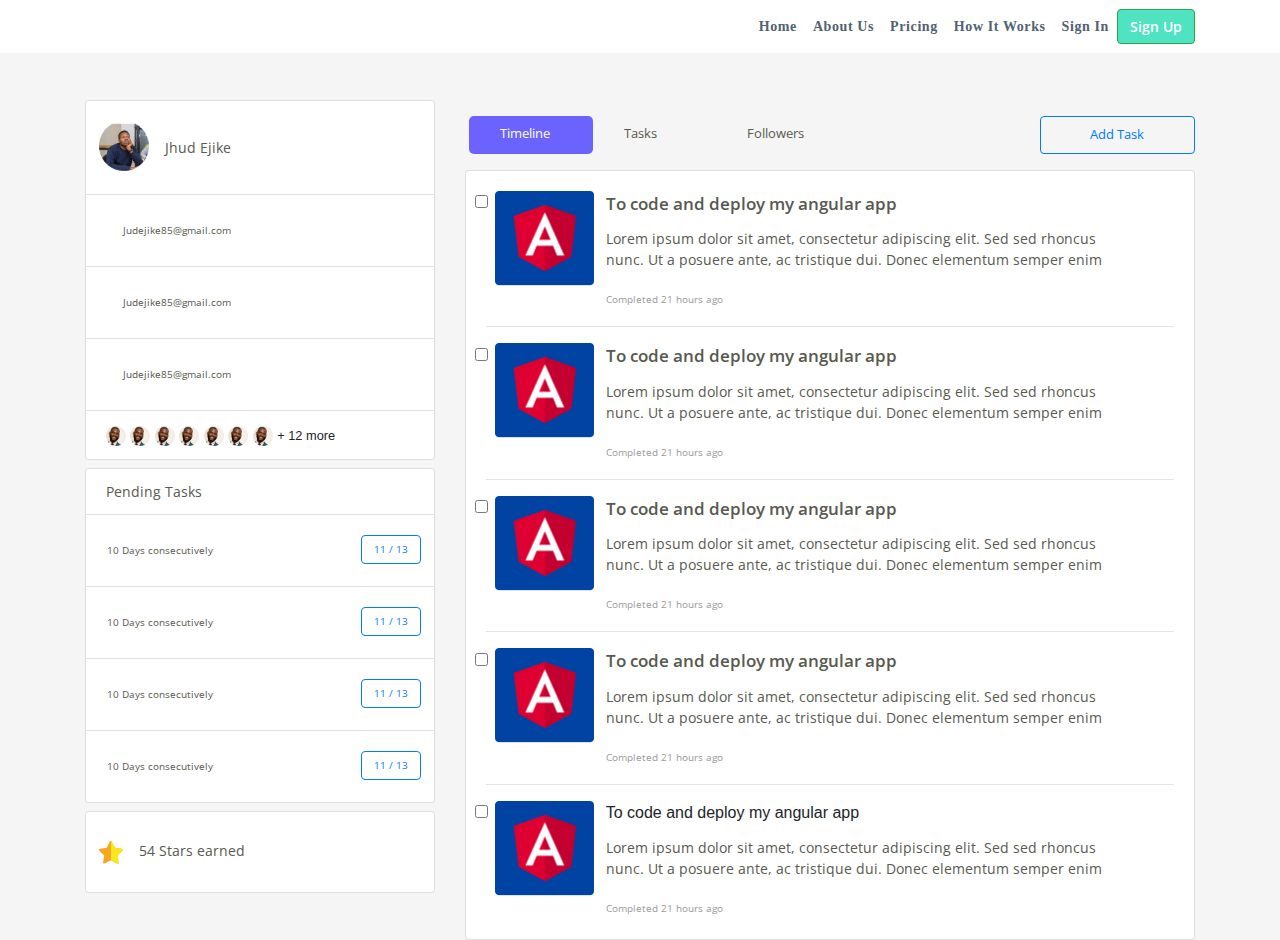
<file: test.html>
<!doctype html>
<html lang="en">
  <head>
    
    <meta charset="utf-8">
    <meta name="viewport" content="width=device-width, initial-scale=1, shrink-to-fit=no">
    <link href="https://fonts.googleapis.com/css?family=Open+Sans" rel="stylesheet">
    
    <link rel="stylesheet" href="https://use.fontawesome.com/releases/v5.8.1/css/all.css" integrity="sha384-50oBUHEmvpQ+1lW4y57PTFmhCaXp0ML5d60M1M7uH2+nqUivzIebhndOJK28anvf" crossorigin="anonymous">
    <link rel="stylesheet" href="https://stackpath.bootstrapcdn.com/bootstrap/4.3.1/css/bootstrap.min.css" integrity="sha384-ggOyR0iXCbMQv3Xipma34MD+dH/1fQ784/j6cY/iJTQUOhcWr7x9JvoRxT2MZw1T" crossorigin="anonymous">
    <link rel="stylesheet" href="css/style.css">

    <title>Test|Transcorp</title>
  </head>
<body style="background: #f5f5f5;">
<nav class="navbar navbar-expand-lg fixed-top nav-test navbar-light">
  <div class="container">
        <button class="navbar-toggler" type="button" data-toggle="collapse" data-target="#navbarNav" aria-controls="navbarNav" aria-expanded="false" aria-label="Toggle navigation">
            <span class="navbar-toggler-icon"></span>
        </button>
        <div class="collapse navbar-collapse" id="navbarNav">
            <ul class="navbar-nav ml-auto">
            <li class="nav-item ">
                <a class="nav-link" href="#">Home</a>
            </li>
            <li class="nav-item">
                <a class="nav-link" href="#">About Us</a>
            </li>
            <li class="nav-item">
                <a class="nav-link" href="#">Pricing</a>
            </li>
            <li class="nav-item">
                <a class="nav-link " href="#">How It Works</a>
            </li>
            <li class="nav-item">
                <a class="nav-link " href="#">Sign In</a>
            </li>
            </ul>
            <form class="form-inline my-2 my-lg-0">
            <button class="btn btn-outline-success my-2 my-sm-0" type="submit">Sign Up</button>
            </form>
        </div>
  </div>
</nav>

<section class="container" style="margin-top: 100px;" >
  <div class="row mt-5">
    <div class="col-lg-4 col-xs-12">
        <div class="row">
            <div class="col-12">
                <div class="card">
                    <ul class="list-group list-group-flush">
                        <li class="list-group-item top">
                            <div class="d-flex row">
                                <div class="p-2">
                                <img src="img/ejike.png" height="50px" >
                                </div>
                                <div class="px-2 py-4 d-inline pt-14" >
                                    Jhud Ejike
                                </div>
                                <div class="px-2 py-3 ml-auto">
                                    <i class="fas fa-tasks"></i>
                                </div>
                            </div>
                        </li>
                        <li class="list-group-item">
                            <div class="d-flex row">
                                <div class="p-2">
                                    <i class="fas fa-tasks"></i>                            
                                </div>
                                <div class="p-3 pt-10" >
                                    Judejike85@gmail.com
                                </div>
                            </div>
                        </li>
                        <li class="list-group-item">
                            <div class="d-flex row">
                                <div class="p-2">
                                    <i class="fas fa-tasks"></i>                            
                                </div>
                                <div class="p-3 pt-10" >
                                    Judejike85@gmail.com
                                </div>
                            </div>
                        </li>
                        <li class="list-group-item">
                            <div class="d-flex row">
                                <div class="p-2">
                                    <i class="fas fa-tasks"></i>                            
                                </div>
                                <div class="p-3 pt-10" >
                                    Judejike85@gmail.com
                                </div>
                            </div>
                        </li>
                        <li class="list-group-item">
                            <div class="flex flex-row justify-content-start">
                                <img src="img/dude.png" height="20px" >
                                <img src="img/dude.png" height="20px" >
                                <img src="img/dude.png" height="20px" >
                                <img src="img/dude.png" height="20px" >
                                <img src="img/dude.png" height="20px" >
                                <img src="img/dude.png" height="20px" >
                                <img src="img/dude.png" height="20px" >
                                <small>+ 12 more</small>
                            </div>
                        </li>
                    </ul>
                </div>
            </div>
            <div class="col-12 my-2">
                <div class="card">
                    <ul class="list-group list-group-flush">
                        <li class="list-group-item pt-14">
                            Pending Tasks
                        </li>
                        <li class="list-group-item">
                            <div class="d-flex row">
                                <div class="p-3 pt-10">
                                    10 Days consecutively
                                </div>
                                <div class="p-2 ml-auto">
                                    <button class="btn pt-10 border-primary text-primary">
                                        11 / 13
                                    </button>
                                </div>
                            </div>
                        </li>
                        <li class="list-group-item">
                            <div class="d-flex row">
                                <div class="p-3 pt-10">
                                    10 Days consecutively
                                </div>
                                <div class="p-2 ml-auto">
                                    <button class="btn pt-10 border-primary text-primary">
                                        11 / 13
                                    </button>
                                </div>
                            </div>
                        </li>
                        <li class="list-group-item">
                            <div class="d-flex row">
                                <div class="p-3 pt-10">
                                    10 Days consecutively
                                </div>
                                <div class="p-2 ml-auto">
                                    <button class="btn pt-10 border-primary text-primary">
                                        11 / 13
                                    </button>
                                </div>
                            </div>
                        </li>
                        <li class="list-group-item">
                            <div class="d-flex row">
                                <div class="p-3 pt-10">
                                    10 Days consecutively
                                </div>
                                <div class="p-2 ml-auto">
                                    <button class="btn pt-10 border-primary text-primary">
                                        11 / 13
                                    </button>
                                </div>
                            </div>
                        </li>
                    </ul>
                </div>
            </div>
            <div class="col-12">
                <div class="card">
                    <div class="card-body">
                        <div class="d-flex row">
                            <div class="p-2">
                                <img src="img/star.svg" >
                            </div>
                            <div class="p-2 pt-14">
                                54  Stars earned
                            </div>
                        </div>
                    </div>
                </div>
            </div>
        </div>
    </div>
    <div class="col-lg-8 col-xs-12">
        <ul class="nav nav-pills my-3 d-none d-lg-block">
            <div class="row ml-1">
                <li class="active nav-item col-2"><a class="nav-link pt-13" href="#" style="color: white;">Timeline</a></li>
                <li class="nav-item col-2"><a class="nav-link pt-13" href="#">Tasks</a></li>
                <li class="nav-item col-2"><a class="nav-link pt-13" href="#">Followers</a></li>
                <li class="nav-item col-3 ml-auto"><a class="nav-link pt-13 btn text-primary border-primary"  href="#">Add Task</a></li>
            
            </div>
        </ul>
        <ul class="nav nav-pills my-3 d-lg-none">
            <li class="active nav-item"><a class="nav-link" href="#" style="color: white;"><i class="fas fa-stream"></i></a></li>
            <li class="nav-item"><a class="nav-link" href="#"><i class="fas fa-tasks"></i></a></li>
            <li class="nav-item"><a class="nav-link" href="#"><i class="fas fa-user-friends"></i></a></li>
            <li class="nav-item ml-auto"><a class="nav-link pt-13 btn text-primary border-primary"  href="#">Add Task</a></li>
        </ul>
        <div class="card">
            <div class="card-body">
                <div class="row">
                    <div class="col-lg-2 col-xs-12 px-4">
                        <input class="form-check-input" type="checkbox" value="" id="defaultCheck1">                        

                        <img src="img/angular.png" height="95px">
                    </div>
                    <div class="col-lg-9 col-xs-12" >
                        <div class="card-title pt-17">To code  and deploy my angular app</div>
                        <p class="card-text pt-14">
                            Lorem ipsum dolor sit amet, consectetur adipiscing elit. Sed sed rhoncus nunc. Ut a posuere ante, ac tristique dui. Donec elementum semper enim
                        </p>
                        <small class="pt-10" style="color: #9b9b9b;">
                            Completed  21 hours ago
                        </small>
                    </div>
                    <div class="col-lg-1 col-xs-12 ml-auto">
                        <i style="cursor:pointer" class="fas text-danger fa-trash mt-5"></i>
                    </div>
                </div>
                <hr>
                <div class="row">
                    <div class="col-lg-2 col-xs-12 px-4">
                        <input class="form-check-input" type="checkbox" value="" id="defaultCheck1">                        

                        <img src="img/angular.png" height="95px">
                    </div>
                    <div class="col-lg-9 col-xs-12" >
                        <div class="card-title pt-17">To code  and deploy my angular app</div>
                        <p class="card-text pt-14">
                            Lorem ipsum dolor sit amet, consectetur adipiscing elit. Sed sed rhoncus nunc. Ut a posuere ante, ac tristique dui. Donec elementum semper enim
                        </p>
                        <small class="pt-10" style="color: #9b9b9b;">
                            Completed  21 hours ago
                        </small>
                    </div>
                    <div class="col-lg-1 col-xs-12 ml-auto">
                        <i style="cursor:pointer" class="fas text-danger fa-trash mt-5"></i>
                    </div>
                </div>
                <hr>
                <div class="row">
                    <div class="col-lg-2 col-xs-12 px-4">
                        <input class="form-check-input" type="checkbox" value="" id="defaultCheck1">                        

                        <img src="img/angular.png" height="95px">
                    </div>
                    <div class="col-lg-9 col-xs-12" >
                        <div class="card-title pt-17">To code  and deploy my angular app</div>
                        <p class="card-text pt-14">
                            Lorem ipsum dolor sit amet, consectetur adipiscing elit. Sed sed rhoncus nunc. Ut a posuere ante, ac tristique dui. Donec elementum semper enim
                        </p>
                        <small class="pt-10" style="color: #9b9b9b;">
                            Completed  21 hours ago
                        </small>
                    </div>
                    <div class="col-lg-1 col-xs-12 ml-auto">
                        <i style="cursor:pointer" class="fas text-danger fa-trash mt-5"></i>
                    </div>
                </div>
                <hr>
                <div class="row">
                    <div class="col-lg-2 col-xs-12 px-4">
                        <input class="form-check-input" type="checkbox" value="" id="defaultCheck1">                        

                        <img src="img/angular.png" height="95px">
                    </div>
                    <div class="col-lg-9 col-xs-12" >
                        <div class="card-title pt-17">To code  and deploy my angular app</div>
                        <p class="card-text pt-14">
                            Lorem ipsum dolor sit amet, consectetur adipiscing elit. Sed sed rhoncus nunc. Ut a posuere ante, ac tristique dui. Donec elementum semper enim
                        </p>
                        <small class="pt-10" style="color: #9b9b9b;">
                            Completed  21 hours ago
                        </small>
                    </div>
                    <div class="col-lg-1 col-xs-12 ml-auto">
                        <i style="cursor:pointer" class="fas text-danger fa-trash mt-5"></i>
                    </div>
                </div>
                <hr>
                <div class="row">
                    <div class="col-lg-2 col-xs-12 px-4">
                        <input class="form-check-input" type="checkbox" value="" id="defaultCheck1">                        

                        <img src="img/angular.png" height="95px">
                    </div>
                    <div class="col-lg-9 col-xs-12" >
                        <div class="card-title">To code  and deploy my angular app</div>
                        <p class="card-text pt-14">
                            Lorem ipsum dolor sit amet, consectetur adipiscing elit. Sed sed rhoncus nunc. Ut a posuere ante, ac tristique dui. Donec elementum semper enim
                        </p>
                        <small class="pt-10" style="color: #9b9b9b;">
                            Completed  21 hours ago
                        </small>
                    </div>
                    <div class="col-lg-1 col-xs-12 ml-auto">
                        <i style="cursor:pointer" class="fas text-danger fa-trash mt-5"></i>
                    </div>
                </div>
            </div>
        </div>
    </div>
  </div>
</section>

<script src="https://code.jquery.com/jquery-3.3.1.slim.min.js" integrity="sha384-q8i/X+965DzO0rT7abK41JStQIAqVgRVzpbzo5smXKp4YfRvH+8abtTE1Pi6jizo" crossorigin="anonymous"></script>
<script src="https://cdnjs.cloudflare.com/ajax/libs/popper.js/1.14.7/umd/popper.min.js" integrity="sha384-UO2eT0CpHqdSJQ6hJty5KVphtPhzWj9WO1clHTMGa3JDZwrnQq4sF86dIHNDz0W1" crossorigin="anonymous"></script>
<script src="https://stackpath.bootstrapcdn.com/bootstrap/4.3.1/js/bootstrap.min.js" integrity="sha384-JjSmVgyd0p3pXB1rRibZUAYoIIy6OrQ6VrjIEaFf/nJGzIxFDsf4x0xIM+B07jRM" crossorigin="anonymous"></script>
</body>
</html>
</file>
<file: css/style.css>
nav{
    background: white;
}
.nav-test{
    font-family: "Open Sans";
  font-size: 15px;
  font-weight: 600;
  color: #45526b;
}
.btn-outline-success{
    background: #50e3c2;
    font-family: "Open Sans";
  font-size: 14px;
  font-weight: 600;
  color: #ffffff;
}
.nav-pills li.nav-item.active{
    display: block; 
    background: #6c63ff;
    border-radius: 5px;
}
.nav-pills a{
    color: #58594f;
    text-decoration: none;
}
#home {
    min-height: 85vh;
    background-image: -webkit-gradient(linear, left top, left bottom, from(rgba(0, 0, 0, 0.7)), to(rgba(67, 67, 67, 0.2))), url("../img/banner.png");
    background-image: -webkit-linear-gradient(top, rgba(0, 0, 0, 0.7), rgba(67, 67, 67, 0.2)), url("../img/banner.png");
    background-image: -o-linear-gradient(top, rgba(0, 0, 0, 0.7), rgba(67, 67, 67, 0.2)), url("../img/banner.png");
    background-image: linear-gradient(to bottom, rgba(0, 0, 0, 0.7), rgba(67, 67, 67, 0.2)), url("../img/banner.png");
    background-size: cover;
    background-attachment: fixed;
    background-position: center;
    display: flex;
    flex-flow: column;
    align-content: center;
    justify-content: center;
    text-align: center;
    color: #fff;
  }
.dave{
    background: #053b58;
    color: white;
}
.btn-danger{
    background: #ff7200;
    color: white;
}
.about{
    position: relative;
    margin:auto;
    max-width: 665px;
    display: flex;
    flex-flow: column;
    align-content: center;
    justify-content: center;
    text-align: center;
    height: 80vh;
}
.long{
    /* position: relative; */
    /* margin-top: -10  em; */
    background: url('../img/rectangle-11.jpg');
    background-size: cover;
    background-position: center;
    display: flex;
    flex-flow: column;
    align-content: center;
    justify-content: center;
    height: auto;
}
.view{
    height: 50vh;
    text-align: center;
    display: flex;
    flex-flow: column;
    align-content: center;
    justify-content: center;
}
.med::-webkit-scrollbar {
    width: 3px;
}
 
.med::-webkit-scrollbar-track {
    -webkit-box-shadow: inset 0 0 6px rgba(0,0,0,0.3);
}
 
.med::-webkit-scrollbar-thumb {
  background-color: black;
  outline: 1px solid black;
}
.media:hover{
    background: #f5f5f5;    
}
.footer a, .footer p{
    color: #9b9b9b;
    text-decoration: none;
    font-family: Source Sans Pro;
    font-size: 14px;
    letter-spacing: 0.4px;
}
header{
    font-family: "Open Sans";
  font-size: 12px;
  letter-spacing: 0.5px;
  color: #526173;
}
.navbar a{
    font-family: Source Sans Pro;
  font-size: 14px;
  letter-spacing: 0.6px;
  color: #526173 !important;
}
.p-md{
    font-family: Georgia;
  font-size: 17px;
  letter-spacing: 1px;
}
.p-p6{
  font-family: Source Sans Pro;
  font-size: 14px;
  letter-spacing: 0.6px;
}
.p-p{
  font-family: Source Sans Pro;
  font-size: 14px;
  font-weight: bold;
  letter-spacing: 4.9px;
}
.p-h1{
  font-family: Georgia;
  font-size: 52px;
  letter-spacing: 3.1px;
}
.p-h3{
  font-family: Georgia;
  font-size: 36px;
  letter-spacing: 2.1px;
}
.p-sm{
  font-family: "Open Sans";
  font-size: 14px;
  font-weight: 600;
  letter-spacing: 0.8px;
}
.p-lo{
    font-family: Georgia;
  font-size: 24px;
  letter-spacing: 1.4px;
}
.p-g24{
    font-family: Georgia;
  font-size: 24px;
  letter-spacing: 1.4px;
}
.pt-14{
    font-family: "Open Sans";
  font-size: 14px;
  /* font-weight: 600; */
  letter-spacing: normal;
  color: #58594f;
}
.pt-17{
    font-family: "Open Sans";
  font-size: 17px;
  font-weight: 600;
  color: #58594f;
}
.pt-13{
    font-family: "Open Sans";
  font-size: 13px;
  color: #58594f;
}
.pt-10{
    font-family: "Open Sans";
  font-size: 10px;
  color: #58594f;
}
@media only screen and (max-width: 576px){
    .p-h1{
        font-family: Georgia;
        font-size: 36px;
        letter-spacing: 1.6px;
    }
    .p-h3{
        font-size: 26px;
        letter-spacing: 0.8px;
    }
    .p-lo{
        font-size: 18px;
        letter-spacing: 0.7px;
    }
}
</file>
